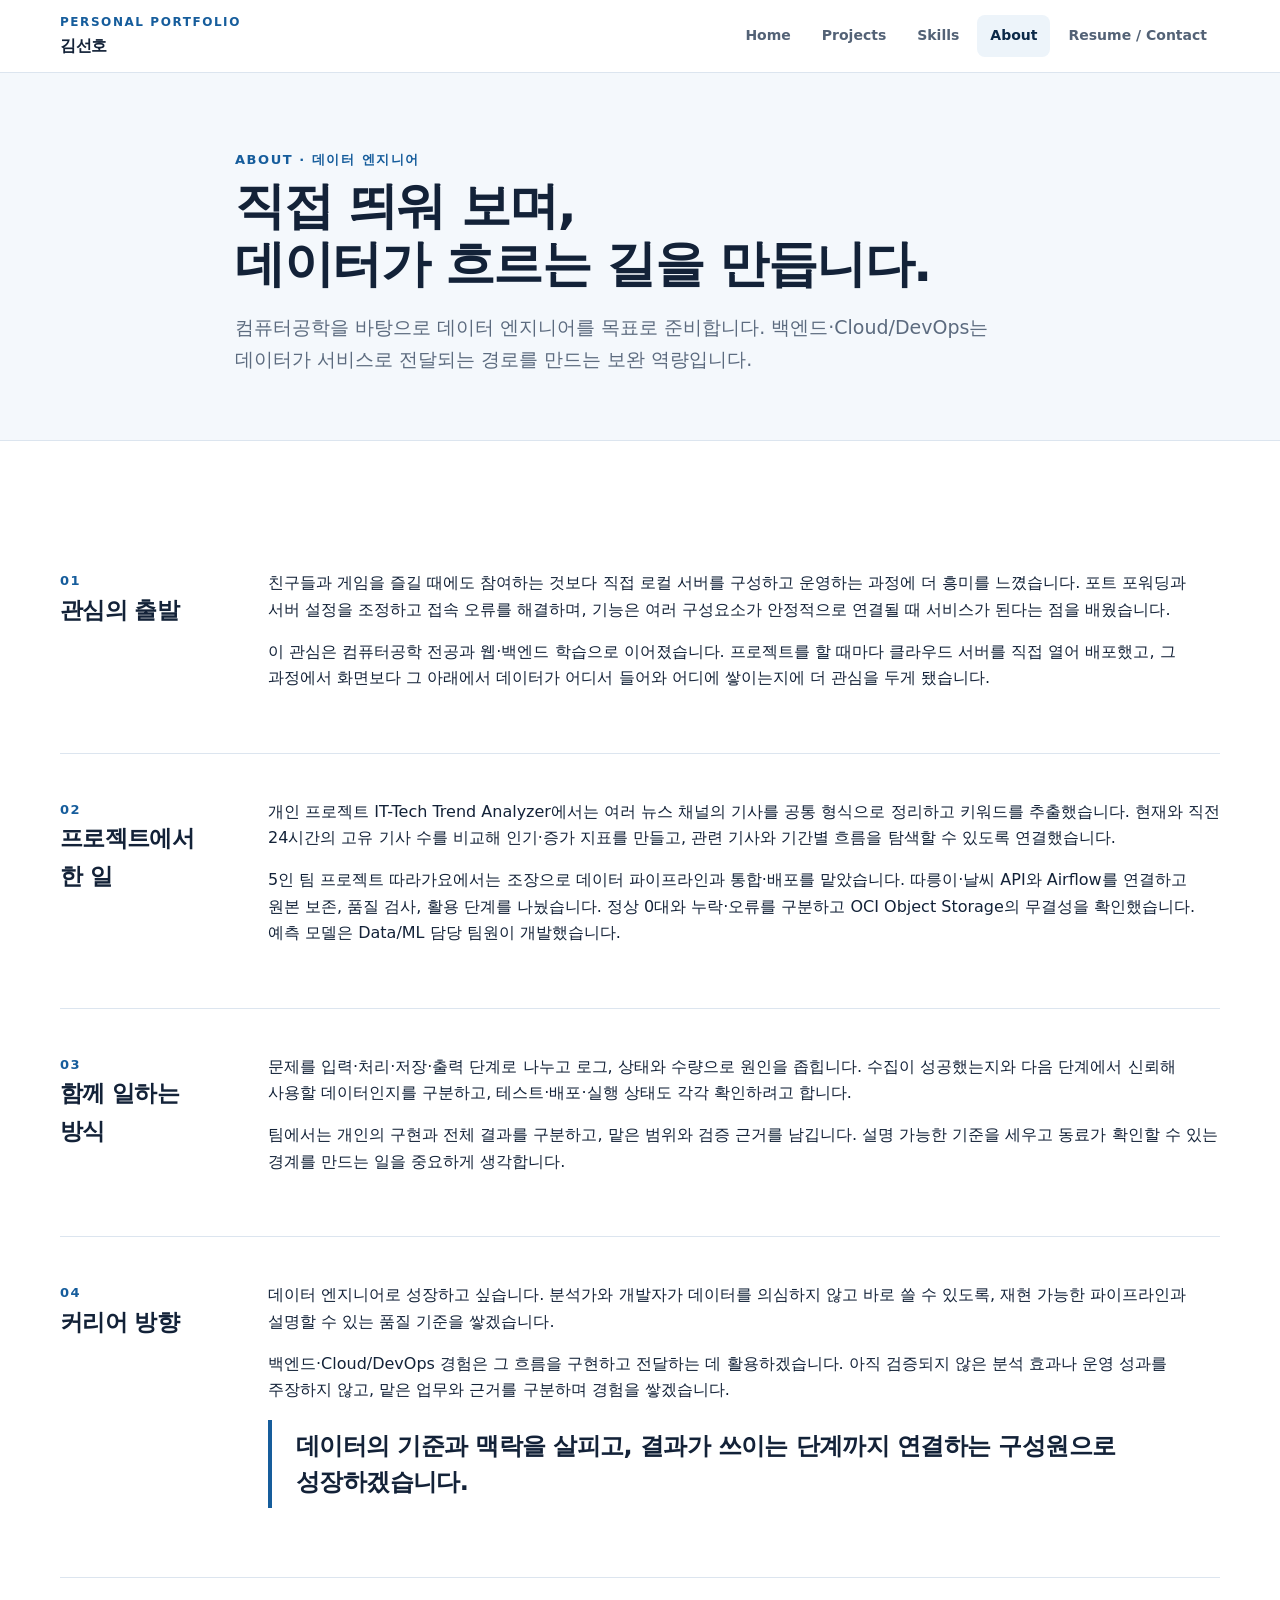
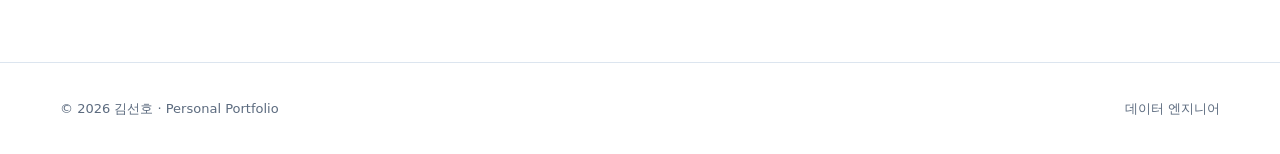
<file: about/index.html>
<!doctype html><html lang="ko"><head><meta charset="utf-8"><meta name="viewport" content="width=device-width,initial-scale=1"><title>About · 김선호 · 데이터 엔지니어</title><meta name="description" content="신입 데이터 엔지니어 김선호의 자기소개"><link rel="icon" type="image/svg+xml" href="/favicon.svg"><link rel="stylesheet" href="/assets/style.css"><link rel="stylesheet" href="/assets/portfolio.css"></head><body><a class="skip" href="#main">본문으로 이동</a><header class="site-header"><nav class="nav wrap" aria-label="주요 메뉴"><a class="brand" href="/"><small>Personal Portfolio</small>김선호</a><button class="menu" aria-label="메뉴 열기" aria-expanded="false" aria-controls="global-menu">Menu</button><div class="nav-links" id="global-menu"><a href="/">Home</a><a href="/portfolio/">Projects</a><a href="/#skills">Skills</a><a class="active" aria-current="page" href="/about/">About</a><a href="/resume/">Resume / Contact</a></div></nav></header><main id="main"><section class="page-hero"><div class="wrap page-title"><div class="eyebrow">About · 데이터 엔지니어</div><h1>직접 띄워 보며,<br>데이터가 흐르는 길을 만듭니다.</h1><p>컴퓨터공학을 바탕으로 데이터 엔지니어를 목표로 준비합니다. 백엔드·Cloud/DevOps는 데이터가 서비스로 전달되는 경로를 만드는 보완 역량입니다.</p></div></section><section class="section"><div class="wrap">
<article class="story"><div><div class="eyebrow">01</div><h2>관심의 출발</h2></div><div><p>친구들과 게임을 즐길 때에도 참여하는 것보다 직접 로컬 서버를 구성하고 운영하는 과정에 더 흥미를 느꼈습니다. 포트 포워딩과 서버 설정을 조정하고 접속 오류를 해결하며, 기능은 여러 구성요소가 안정적으로 연결될 때 서비스가 된다는 점을 배웠습니다.</p><p>이 관심은 컴퓨터공학 전공과 웹·백엔드 학습으로 이어졌습니다. 프로젝트를 할 때마다 클라우드 서버를 직접 열어 배포했고, 그 과정에서 화면보다 그 아래에서 데이터가 어디서 들어와 어디에 쌓이는지에 더 관심을 두게 됐습니다.</p></div></article>
<article class="story"><div><div class="eyebrow">02</div><h2>프로젝트에서 한 일</h2></div><div><p>개인 프로젝트 IT-Tech Trend Analyzer에서는 여러 뉴스 채널의 기사를 공통 형식으로 정리하고 키워드를 추출했습니다. 현재와 직전 24시간의 고유 기사 수를 비교해 인기·증가 지표를 만들고, 관련 기사와 기간별 흐름을 탐색할 수 있도록 연결했습니다.</p><p>5인 팀 프로젝트 따라가요에서는 조장으로 데이터 파이프라인과 통합·배포를 맡았습니다. 따릉이·날씨 API와 Airflow를 연결하고 원본 보존, 품질 검사, 활용 단계를 나눴습니다. 정상 0대와 누락·오류를 구분하고 OCI Object Storage의 무결성을 확인했습니다. 예측 모델은 Data/ML 담당 팀원이 개발했습니다.</p></div></article>
<article class="story"><div><div class="eyebrow">03</div><h2>함께 일하는 방식</h2></div><div><p>문제를 입력·처리·저장·출력 단계로 나누고 로그, 상태와 수량으로 원인을 좁힙니다. 수집이 성공했는지와 다음 단계에서 신뢰해 사용할 데이터인지를 구분하고, 테스트·배포·실행 상태도 각각 확인하려고 합니다.</p><p>팀에서는 개인의 구현과 전체 결과를 구분하고, 맡은 범위와 검증 근거를 남깁니다. 설명 가능한 기준을 세우고 동료가 확인할 수 있는 경계를 만드는 일을 중요하게 생각합니다.</p></div></article>
<article class="story"><div><div class="eyebrow">04</div><h2>커리어 방향</h2></div><div><p>데이터 엔지니어로 성장하고 싶습니다. 분석가와 개발자가 데이터를 의심하지 않고 바로 쓸 수 있도록, 재현 가능한 파이프라인과 설명할 수 있는 품질 기준을 쌓겠습니다.</p><p>백엔드·Cloud/DevOps 경험은 그 흐름을 구현하고 전달하는 데 활용하겠습니다. 아직 검증되지 않은 분석 효과나 운영 성과를 주장하지 않고, 맡은 업무와 근거를 구분하며 경험을 쌓겠습니다.</p><p class="statement">데이터의 기준과 맥락을 살피고, 결과가 쓰이는 단계까지 연결하는 구성원으로 성장하겠습니다.</p></div></article>
</div></section></main><footer class="footer"><div class="wrap"><span>© 2026 김선호 · Personal Portfolio</span><span>데이터 엔지니어</span></div></footer><script src="/assets/site.js"></script></body></html>
</file>
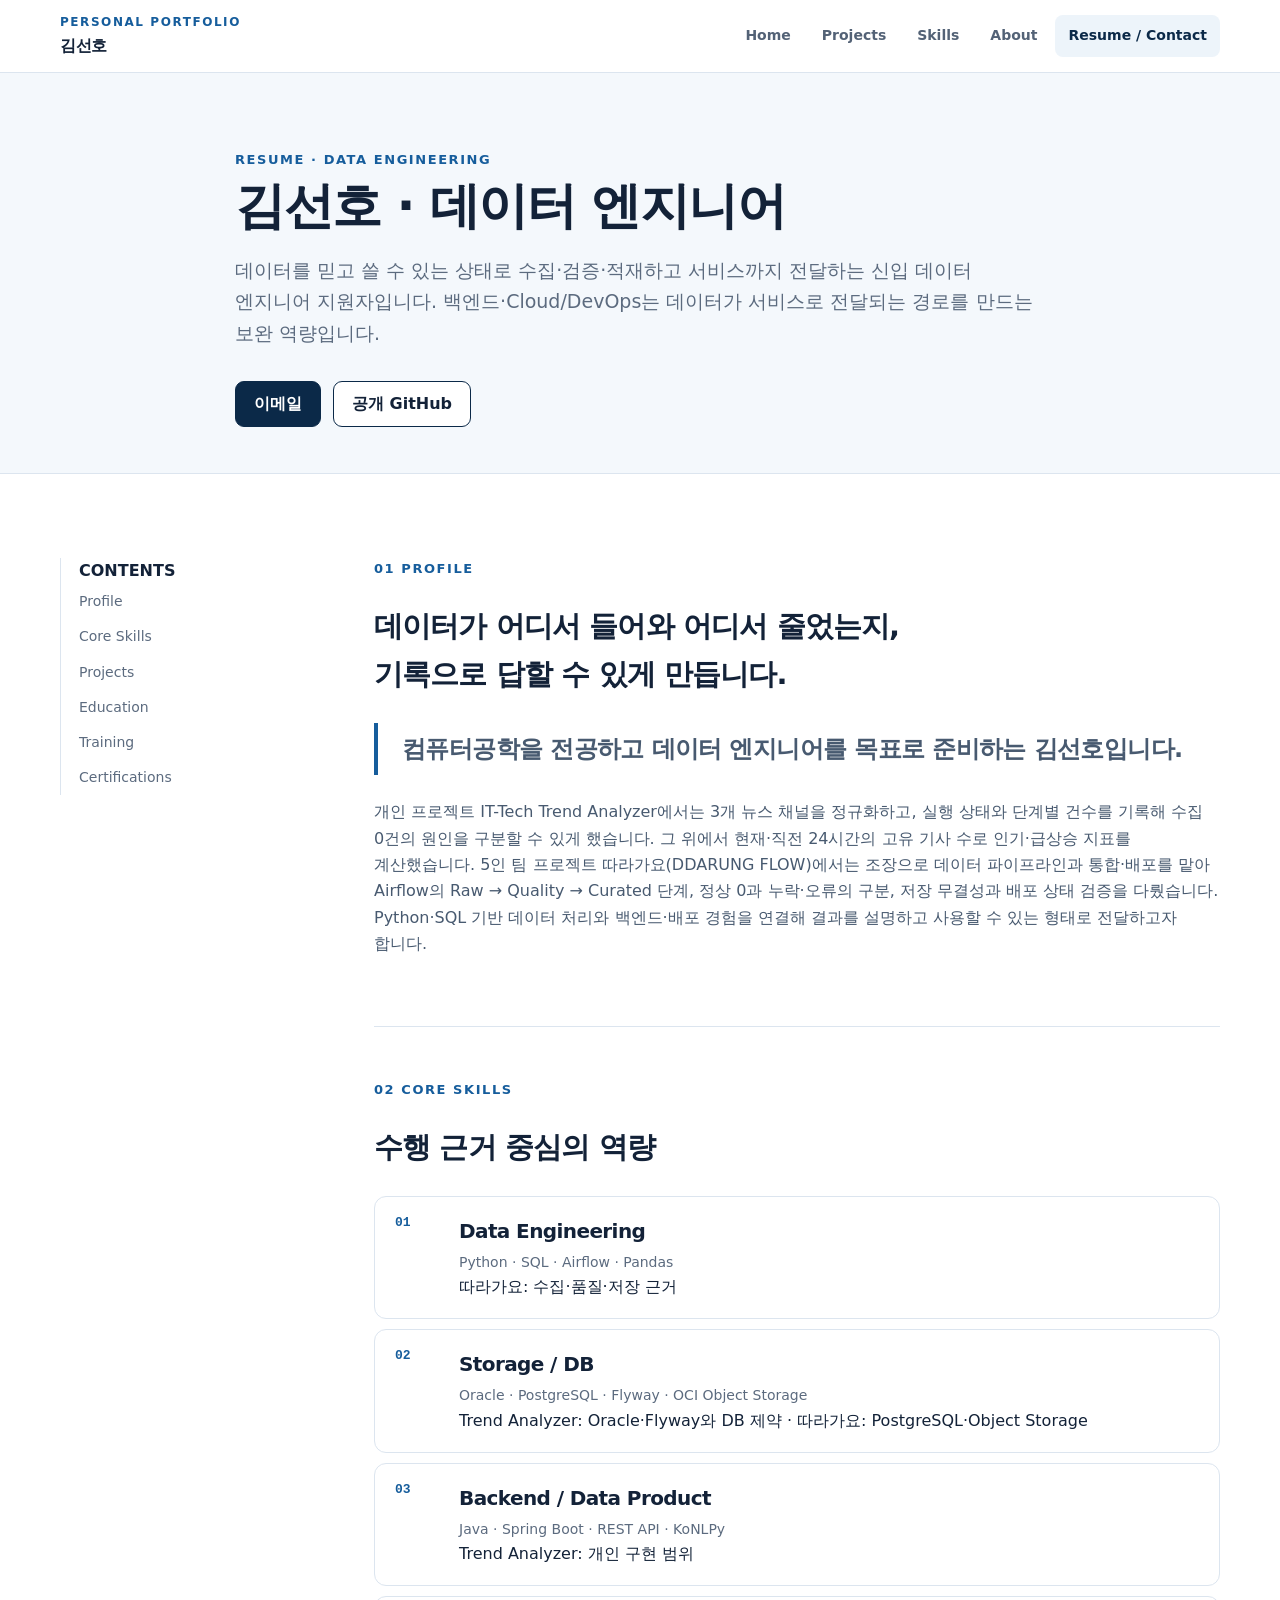
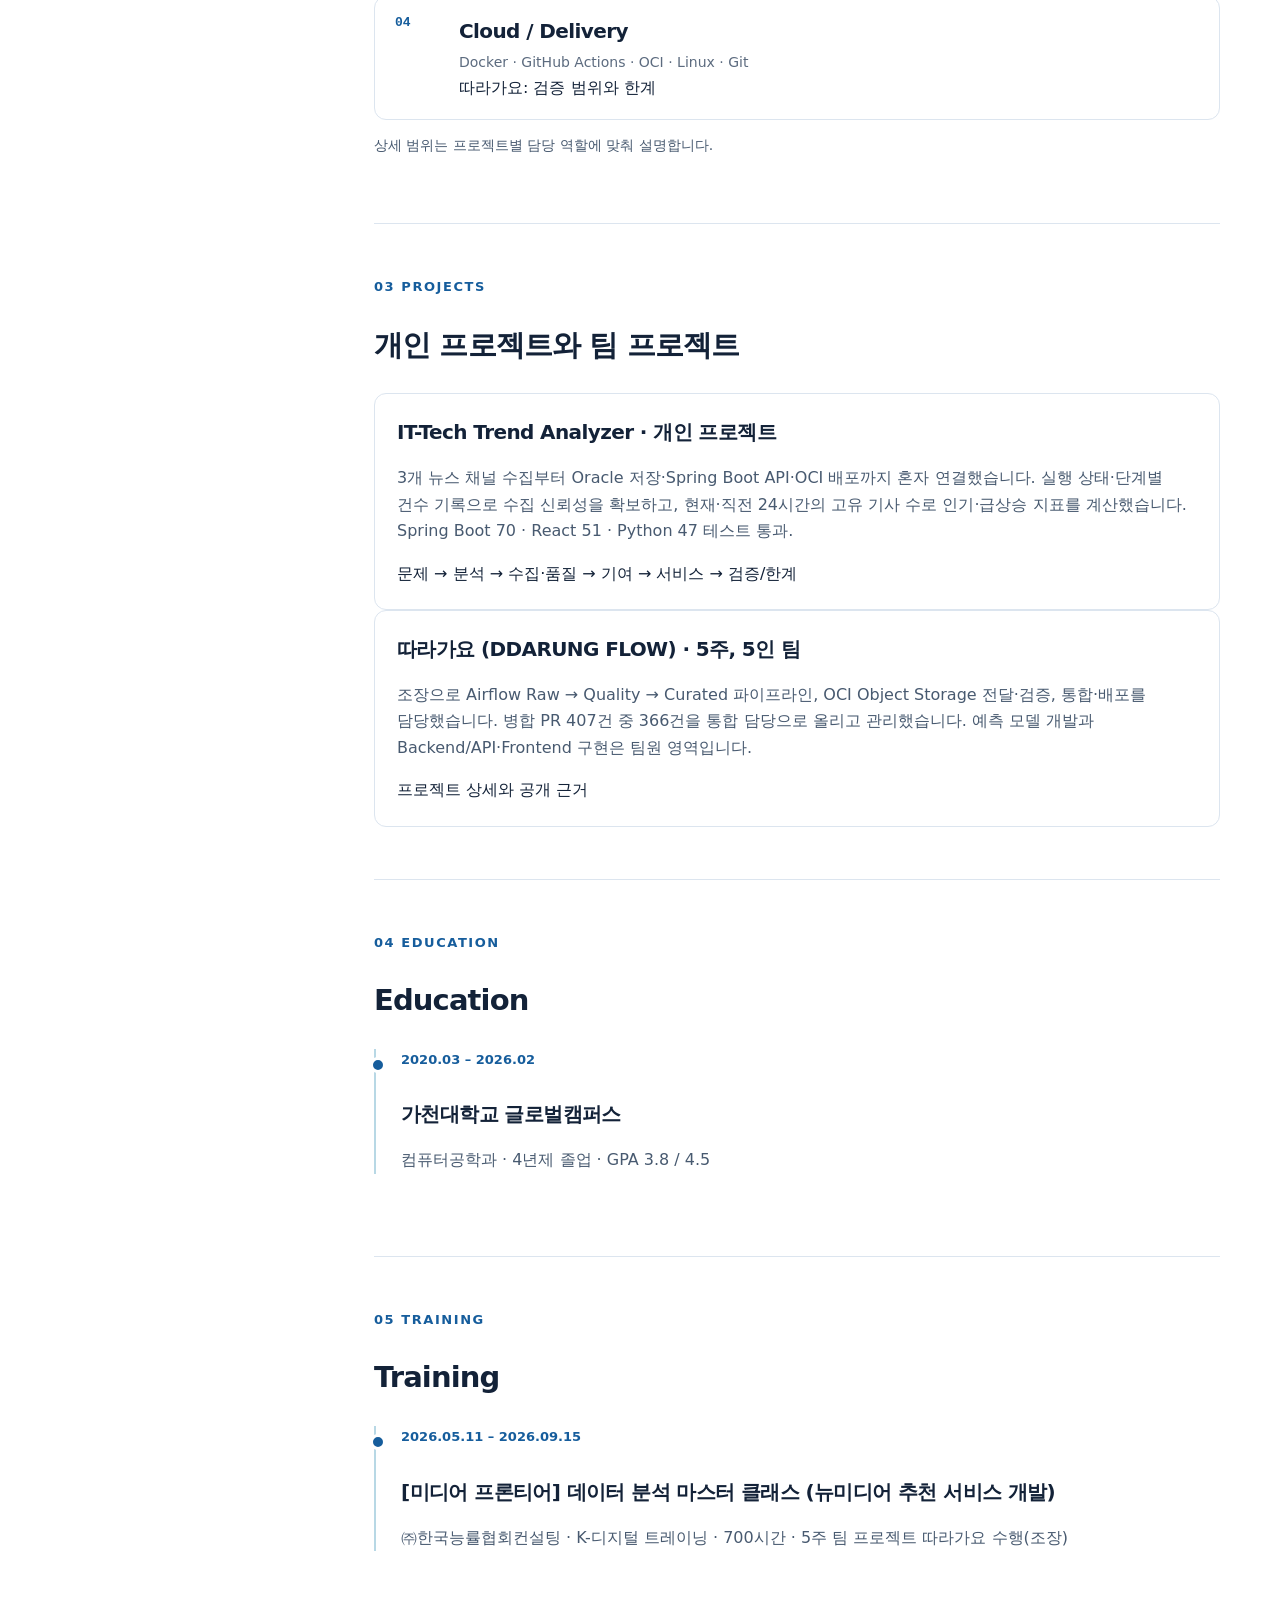
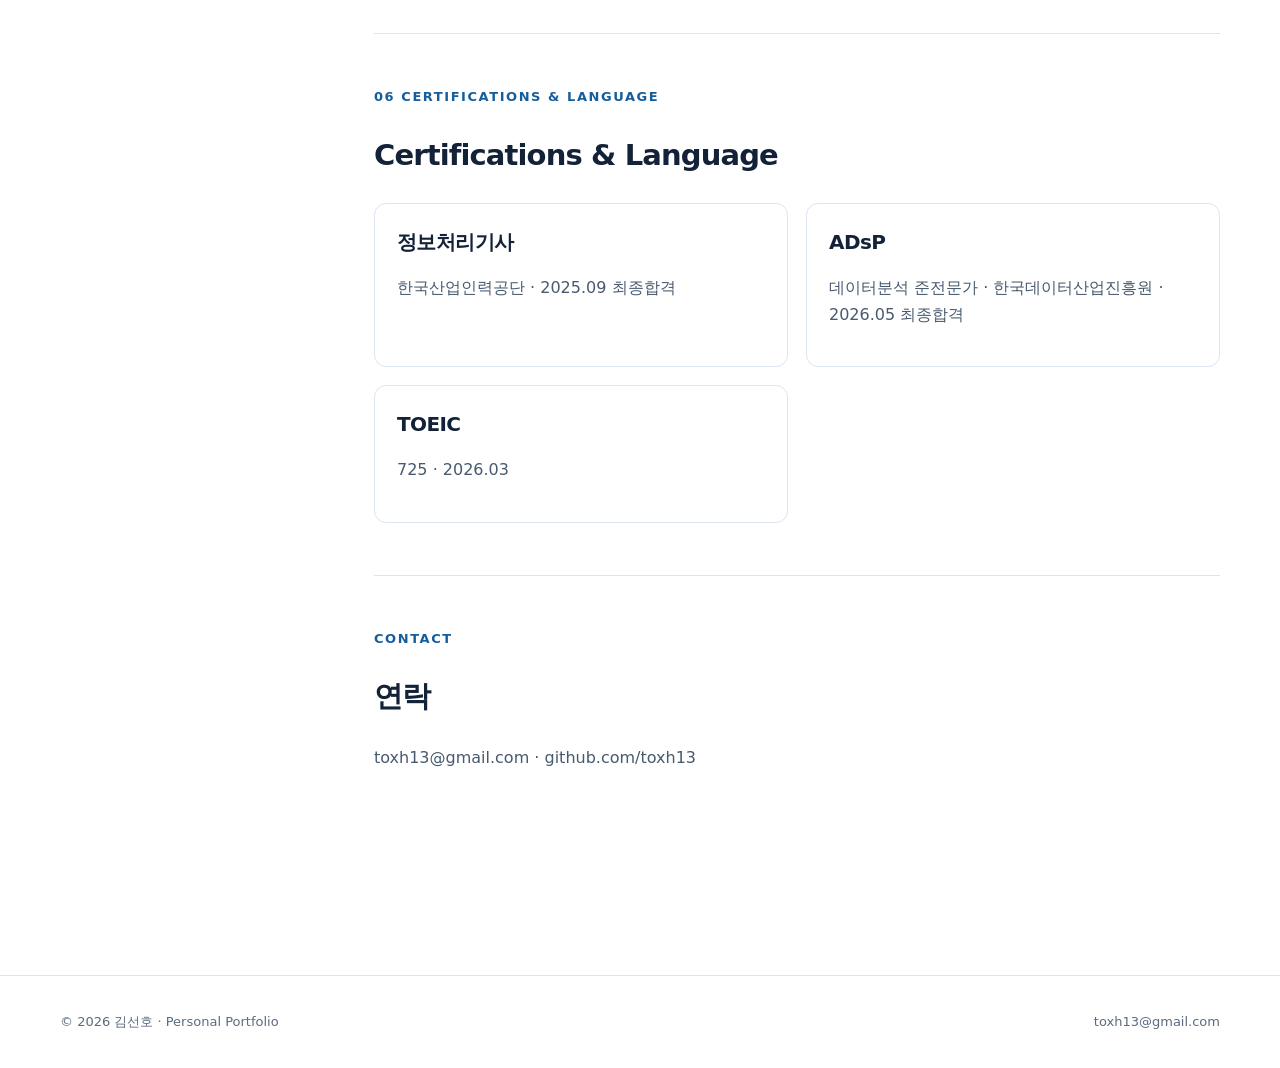
<file: resume/index.html>
<!doctype html><html lang="ko"><head><meta charset="utf-8"><meta name="viewport" content="width=device-width,initial-scale=1"><title>Resume · 김선호 · 데이터 엔지니어</title><meta name="description" content="신입 데이터 엔지니어 김선호의 이력서"><link rel="icon" type="image/svg+xml" href="/favicon.svg"><link rel="stylesheet" href="/assets/style.css"><link rel="stylesheet" href="/assets/portfolio.css"></head><body><a class="skip" href="#main">본문으로 이동</a><header class="site-header"><nav class="nav wrap" aria-label="주요 메뉴"><a class="brand" href="/"><small>Personal Portfolio</small>김선호</a><button class="menu" aria-label="메뉴 열기" aria-expanded="false" aria-controls="global-menu">Menu</button><div class="nav-links" id="global-menu"><a href="/">Home</a><a href="/portfolio/">Projects</a><a href="/#skills">Skills</a><a href="/about/">About</a><a class="active" aria-current="page" href="/resume/">Resume / Contact</a></div></nav></header><main id="main">
<section class="page-hero"><div class="wrap page-title"><div class="eyebrow">Resume · DATA ENGINEERING</div><h1>김선호 · 데이터 엔지니어</h1><p>데이터를 믿고 쓸 수 있는 상태로 수집·검증·적재하고 서비스까지 전달하는 신입 데이터 엔지니어 지원자입니다. 백엔드·Cloud/DevOps는 데이터가 서비스로 전달되는 경로를 만드는 보완 역량입니다.</p><div class="actions"><a class="button primary" href="mailto:toxh13@gmail.com">이메일</a><a class="button secondary" href="https://github.com/toxh13" target="_blank" rel="noreferrer">공개 GitHub</a></div></div></section>
<section class="section"><div class="wrap resume-layout"><aside class="side-index"><strong>CONTENTS</strong><a href="#profile">Profile</a><a href="#skills">Core Skills</a><a href="#projects">Projects</a><a href="#education">Education</a><a href="#training">Training</a><a href="#certs">Certifications</a></aside><div>
<section class="content-section" id="profile"><div class="eyebrow">01 Profile</div><h2>데이터가 어디서 들어와 어디서 줄었는지, 기록으로 답할 수 있게 만듭니다.</h2><p class="statement">컴퓨터공학을 전공하고 데이터 엔지니어를 목표로 준비하는 김선호입니다.</p><p>개인 프로젝트 IT-Tech Trend Analyzer에서는 3개 뉴스 채널을 정규화하고, 실행 상태와 단계별 건수를 기록해 수집 0건의 원인을 구분할 수 있게 했습니다. 그 위에서 현재·직전 24시간의 고유 기사 수로 인기·급상승 지표를 계산했습니다. 5인 팀 프로젝트 따라가요(DDARUNG FLOW)에서는 조장으로 데이터 파이프라인과 통합·배포를 맡아 Airflow의 Raw → Quality → Curated 단계, 정상 0과 누락·오류의 구분, 저장 무결성과 배포 상태 검증을 다뤘습니다. Python·SQL 기반 데이터 처리와 백엔드·배포 경험을 연결해 결과를 설명하고 사용할 수 있는 형태로 전달하고자 합니다.</p></section>
<section class="content-section" id="skills"><div class="eyebrow">02 Core Skills</div><h2>수행 근거 중심의 역량</h2><div class="skill-stack"><article class="skill-row"><b>01</b><div><h3>Data Engineering</h3><p>Python · SQL · Airflow · Pandas</p><a href="/portfolio/ddarung-flow/#collection">따라가요: 수집·품질·저장 근거</a></div></article><article class="skill-row"><b>02</b><div><h3>Storage / DB</h3><p>Oracle · PostgreSQL · Flyway · OCI Object Storage</p><a href="/portfolio/trend-analyzer/#collection">Trend Analyzer: Oracle·Flyway와 DB 제약</a> · <a href="/portfolio/ddarung-flow/#collection">따라가요: PostgreSQL·Object Storage</a></div></article><article class="skill-row"><b>03</b><div><h3>Backend / Data Product</h3><p>Java · Spring Boot · REST API · KoNLPy</p><a href="/portfolio/trend-analyzer/#role">Trend Analyzer: 개인 구현 범위</a></div></article><article class="skill-row"><b>04</b><div><h3>Cloud / Delivery</h3><p>Docker · GitHub Actions · OCI · Linux · Git</p><a href="/portfolio/ddarung-flow/#verification">따라가요: 검증 범위와 한계</a></div></article></div><p class="source-note">상세 범위는 프로젝트별 담당 역할에 맞춰 설명합니다.</p></section>
<section class="content-section" id="projects"><div class="eyebrow">03 Projects</div><h2>개인 프로젝트와 팀 프로젝트</h2><article class="info-card"><h3>IT-Tech Trend Analyzer · 개인 프로젝트</h3><p>3개 뉴스 채널 수집부터 Oracle 저장·Spring Boot API·OCI 배포까지 혼자 연결했습니다. 실행 상태·단계별 건수 기록으로 수집 신뢰성을 확보하고, 현재·직전 24시간의 고유 기사 수로 인기·급상승 지표를 계산했습니다. Spring Boot 70 · React 51 · Python 47 테스트 통과.</p><a href="/portfolio/trend-analyzer/">문제 → 분석 → 수집·품질 → 기여 → 서비스 → 검증/한계</a></article><article class="info-card"><h3>따라가요 (DDARUNG FLOW) · 5주, 5인 팀</h3><p>조장으로 Airflow Raw → Quality → Curated 파이프라인, OCI Object Storage 전달·검증, 통합·배포를 담당했습니다. 병합 PR 407건 중 366건을 통합 담당으로 올리고 관리했습니다. 예측 모델 개발과 Backend/API·Frontend 구현은 팀원 영역입니다.</p><a href="/portfolio/ddarung-flow/">프로젝트 상세와 공개 근거</a></article></section>
<section class="content-section" id="education"><div class="eyebrow">04 Education</div><h2>Education</h2><div class="timeline"><div class="timeline-item"><div class="date">2020.03 – 2026.02</div><h3>가천대학교 글로벌캠퍼스</h3><p>컴퓨터공학과 · 4년제 졸업 · GPA 3.8 / 4.5</p></div></div></section><section class="content-section" id="training"><div class="eyebrow">05 Training</div><h2>Training</h2><div class="timeline"><div class="timeline-item"><div class="date">2026.05.11 – 2026.09.15</div><h3>[미디어 프론티어] 데이터 분석 마스터 클래스 (뉴미디어 추천 서비스 개발)</h3><p>㈜한국능률협회컨설팅 · K-디지털 트레이닝 · 700시간 · 5주 팀 프로젝트 따라가요 수행(조장)</p></div></div></section><section class="content-section" id="certs"><div class="eyebrow">06 Certifications &amp; Language</div><h2>Certifications &amp; Language</h2><div class="two-col"><div class="info-card"><h3>정보처리기사</h3><p>한국산업인력공단 · 2025.09 최종합격</p></div><div class="info-card"><h3>ADsP</h3><p>데이터분석 준전문가 · 한국데이터산업진흥원 · 2026.05 최종합격</p></div><div class="info-card"><h3>TOEIC</h3><p>725 · 2026.03</p></div></div></section><section class="content-section"><div class="eyebrow">Contact</div><h2>연락</h2><p><a href="mailto:toxh13@gmail.com">toxh13@gmail.com</a> · <a href="https://github.com/toxh13" target="_blank" rel="noreferrer">github.com/toxh13</a></p></section>
</div></div></section></main><footer class="footer"><div class="wrap"><span>© 2026 김선호 · Personal Portfolio</span><a href="mailto:toxh13@gmail.com">toxh13@gmail.com</a></div></footer><script src="/assets/site.js"></script></body></html>
</file>
<file: assets/style.css>
:root{--ink:#132238;--muted:#5c6b7f;--line:#dce5ef;--paper:#fff;--wash:#f4f8fc;--blue:#165d9c;--blue2:#0d7c87;--navy:#0b2948;--mint:#dff4f2;--shadow:0 18px 48px rgba(22,58,92,.10)}
*{box-sizing:border-box}html{scroll-behavior:smooth}body{margin:0;color:var(--ink);background:var(--paper);font-family:Pretendard,"Noto Sans KR",Inter,system-ui,-apple-system,sans-serif;line-height:1.65}a{color:inherit;text-decoration:none}img{display:block;max-width:100%}.wrap{width:min(1160px,calc(100% - 48px));margin:auto}.site-header{position:sticky;top:0;z-index:20;background:rgba(255,255,255,.94);border-bottom:1px solid var(--line);backdrop-filter:blur(12px)}.nav{height:72px;display:flex;align-items:center;justify-content:space-between;gap:28px}.brand{font-weight:800;letter-spacing:-.03em}.brand small{display:block;color:var(--blue);font-size:11px;letter-spacing:.13em;text-transform:uppercase}.nav-links{display:flex;align-items:center;gap:5px}.nav-links a{padding:9px 13px;border-radius:8px;color:#536276;font-size:14px;font-weight:650}.nav-links a:hover,.nav-links a.active{color:var(--navy);background:#edf4fa}.menu{display:none;border:1px solid var(--line);background:#fff;padding:8px 11px;border-radius:8px}.eyebrow{color:var(--blue);font-size:13px;font-weight:800;letter-spacing:.12em;text-transform:uppercase}.hero{padding:92px 0 64px;background:linear-gradient(180deg,#f7fbff 0%,#fff 78%)}.hero-grid{display:grid;grid-template-columns:minmax(0,1.35fr) minmax(320px,.65fr);gap:68px;align-items:center}.hero h1{font-size:clamp(42px,5.6vw,72px);line-height:1.13;letter-spacing:-.055em;margin:15px 0 24px}.hero h1 span{color:var(--blue)}.lead{font-size:20px;color:#465970;max-width:710px}.actions{display:flex;gap:12px;flex-wrap:wrap;margin-top:32px}.button{display:inline-flex;align-items:center;justify-content:center;gap:8px;min-height:46px;padding:0 18px;border-radius:9px;font-weight:750;border:1px solid var(--navy);transition:.18s}.button.primary{background:var(--navy);color:#fff}.button.secondary{background:#fff}.button:hover{transform:translateY(-1px);box-shadow:0 7px 18px rgba(13,44,74,.12)}.profile-card{background:var(--navy);color:#fff;padding:32px;border-radius:18px;box-shadow:var(--shadow);position:relative;overflow:hidden}.profile-card:after{content:"";position:absolute;right:-30px;bottom:-45px;width:155px;height:155px;border:25px solid rgba(109,222,211,.14);border-radius:50%}.profile-card h2{font-size:25px;margin:8px 0 22px}.fact{display:grid;grid-template-columns:75px 1fr;gap:12px;padding:13px 0;border-top:1px solid rgba(255,255,255,.15);font-size:14px}.fact span:first-child{color:#9ec9da}.section{padding:84px 0}.section.alt{background:var(--wash)}.section-title{display:flex;justify-content:space-between;align-items:end;gap:32px;margin-bottom:34px}.section-title h2,.page-title h1{font-size:clamp(32px,4.1vw,50px);letter-spacing:-.045em;line-height:1.15;margin:8px 0}.section-title p{max-width:540px;color:var(--muted);margin:0}.facts-grid{display:grid;grid-template-columns:repeat(4,1fr);gap:16px}.metric{border-top:3px solid var(--blue);padding:22px;background:#fff;border-left:1px solid var(--line);border-right:1px solid var(--line);border-bottom:1px solid var(--line)}.metric strong{display:block;font-size:26px;letter-spacing:-.04em}.metric span{color:var(--muted);font-size:14px}.skills{display:grid;grid-template-columns:repeat(3,1fr);gap:18px}.skill{padding:25px;border:1px solid var(--line);border-radius:14px;background:#fff}.skill .num{font-family:ui-monospace,monospace;color:var(--blue);font-size:13px}.skill h3{margin:9px 0 7px}.skill p{margin:0;color:var(--muted);font-size:15px}.projects{display:grid;grid-template-columns:1fr 1fr;gap:24px}.project-card{border:1px solid var(--line);border-radius:18px;overflow:hidden;background:#fff;box-shadow:0 8px 28px rgba(18,55,89,.07)}.project-visual{aspect-ratio:16/9;background:#e8f0f7;overflow:hidden}.project-visual img{width:100%;height:100%;object-fit:cover;object-position:top}.project-body{padding:28px}.tag-row{display:flex;flex-wrap:wrap;gap:7px;margin:16px 0}.tag{font-size:12px;font-weight:750;color:#285070;background:#edf5fb;padding:5px 9px;border-radius:5px}.project-body h3{font-size:25px;letter-spacing:-.03em;margin:7px 0}.project-body p{color:var(--muted)}.meta{font-size:13px;color:var(--blue);font-weight:750}.link-arrow{display:inline-block;margin-top:8px;font-weight:800;color:var(--blue)}.cta{background:var(--navy);color:#fff;border-radius:22px;padding:50px;display:flex;align-items:center;justify-content:space-between;gap:30px}.cta h2{font-size:34px;margin:0 0 8px;letter-spacing:-.04em}.cta p{color:#b9ccdc;margin:0}.page-hero{padding:76px 0 46px;background:var(--wash);border-bottom:1px solid var(--line)}.page-title{max-width:810px}.page-title p{font-size:19px;color:var(--muted)}.resume-layout{display:grid;grid-template-columns:250px 1fr;gap:64px}.side-index{position:sticky;top:100px;align-self:start;border-left:1px solid var(--line);padding-left:18px}.side-index a{display:block;color:var(--muted);font-size:14px;padding:6px 0}.content-section{padding:0 0 52px;margin-bottom:52px;border-bottom:1px solid var(--line)}.content-section:last-child{border:0}.content-section h2{font-size:29px;letter-spacing:-.035em}.content-section h3{font-size:20px;margin:28px 0 8px}.content-section p{color:#485a70}.two-col{display:grid;grid-template-columns:1fr 1fr;gap:18px}.info-card{border:1px solid var(--line);padding:22px;border-radius:12px}.info-card h3{margin:0 0 9px}.timeline{border-left:2px solid #b8d8e5;padding-left:25px}.timeline-item{position:relative;margin-bottom:30px}.timeline-item:before{content:"";position:absolute;left:-31px;top:8px;width:10px;height:10px;background:var(--blue);border-radius:50%;border:3px solid #fff}.timeline-item .date{color:var(--blue);font-size:13px;font-weight:800}.bullets{padding-left:19px}.bullets li{margin:7px 0;color:#46596f}.statement{font-size:24px;line-height:1.5;font-weight:650;letter-spacing:-.025em;border-left:4px solid var(--blue);padding:8px 0 8px 24px}.story{display:grid;grid-template-columns:170px 1fr;gap:38px;padding:45px 0;border-bottom:1px solid var(--line)}.story h2{margin:0;font-size:23px}.story p{margin-top:0}.case-head{padding:72px 0 48px;background:#0c2d4e;color:#fff}.case-head .eyebrow{color:#71d1d0}.case-head h1{font-size:clamp(40px,5vw,62px);line-height:1.1;letter-spacing:-.045em;margin:12px 0}.case-head p{font-size:19px;color:#c6d8e6;max-width:820px}.case-nav{border-bottom:1px solid var(--line);position:sticky;top:72px;background:#fff;z-index:10;overflow:auto}.case-nav .wrap{display:flex;gap:4px}.case-nav a{white-space:nowrap;padding:15px 12px;font-size:13px;font-weight:750;color:var(--muted)}.case-section{padding:68px 0;border-bottom:1px solid var(--line)}.case-grid{display:grid;grid-template-columns:260px 1fr;gap:64px}.case-grid h2{font-size:29px;margin:0;letter-spacing:-.035em}.case-copy h3{margin-top:0}.case-copy p{color:#45586e}.image-frame{border:1px solid var(--line);border-radius:14px;overflow:hidden;background:#eef4f8;margin:28px 0;box-shadow:var(--shadow)}.image-frame img{width:100%}.image-frame figcaption{background:#fff;padding:12px 16px;color:var(--muted);font-size:13px}.flow{display:grid;grid-template-columns:repeat(5,1fr);gap:10px;margin:25px 0}.flow span{padding:13px 10px;text-align:center;background:#edf5fa;border:1px solid #cfe0eb;font-size:13px;font-weight:750;position:relative}.result-grid{display:grid;grid-template-columns:repeat(3,1fr);gap:16px}.result{background:var(--mint);padding:22px;border-radius:12px}.result strong{font-size:22px;display:block}.notice{background:#eef6fb;border-left:4px solid var(--blue);padding:18px 20px;margin:22px 0}.warning{background:#fff7e8;border-left-color:#c68116}.footer{padding:35px 0;border-top:1px solid var(--line);color:var(--muted);font-size:13px}.footer .wrap{display:flex;justify-content:space-between;gap:20px}.skip{position:absolute;left:-9999px}.skip:focus{left:12px;top:12px;background:#fff;padding:10px;z-index:99}
@media(max-width:850px){.wrap{width:min(100% - 30px,700px)}.nav{height:64px}.menu{display:block}.nav-links{display:none;position:absolute;top:64px;left:0;right:0;background:#fff;border-bottom:1px solid var(--line);padding:12px 15px}.nav-links.open{display:grid}.hero{padding:60px 0 42px}.hero-grid,.resume-layout,.case-grid,.story{grid-template-columns:1fr;gap:28px}.side-index{display:none}.facts-grid{grid-template-columns:1fr 1fr}.skills,.projects,.result-grid,.two-col{grid-template-columns:1fr}.flow{grid-template-columns:1fr 1fr}.section{padding:62px 0}.section-title,.cta,.footer .wrap{align-items:flex-start;flex-direction:column}.cta{padding:32px}.case-nav{top:64px}}
@media(max-width:480px){.hero h1{font-size:39px}.lead{font-size:17px}.facts-grid{grid-template-columns:1fr}.profile-card{padding:25px}.page-hero{padding:52px 0 32px}.case-head{padding:52px 0 38px}.case-section{padding:50px 0}.flow{grid-template-columns:1fr}.section-title h2,.page-title h1{font-size:34px}}

.proof-strip{background:#fff;border:1px solid var(--line);border-radius:16px;padding:24px 26px;box-shadow:0 10px 28px rgba(18,55,89,.06)}
.proof-strip-head{display:flex;align-items:end;justify-content:space-between;gap:24px;margin-bottom:19px}
.proof-strip-head h3{font-size:22px;letter-spacing:-.03em;margin:3px 0 0}.proof-strip-head p{max-width:510px;margin:0;color:var(--muted);font-size:14px}
.delivery-flow{display:flex;align-items:stretch;gap:8px}.delivery-step{flex:1;min-width:0;display:flex;align-items:center;justify-content:center;text-align:center;background:#edf5fa;border:1px solid #cfe0eb;border-radius:8px;padding:13px 8px;font-size:13px;font-weight:800;color:#254a67}.delivery-arrow{align-self:center;color:#4e7899;font-weight:900}
.proof-grid{display:grid;grid-template-columns:1fr 1fr;gap:16px;margin-top:20px}.proof-cell{border:1px solid var(--line);border-radius:11px;padding:18px;background:#fff}.proof-cell strong{display:block;margin-bottom:5px}.proof-cell p{margin:0;color:var(--muted);font-size:14px}
.capability-list{display:grid;gap:9px;margin:18px 0}.capability-row{display:grid;grid-template-columns:145px 1fr;gap:15px;border-top:1px solid var(--line);padding-top:11px;font-size:14px}.capability-row strong{color:var(--navy)}.capability-row span{color:var(--muted)}
.state-ladder{display:grid;grid-template-columns:repeat(4,1fr);gap:8px;margin-top:20px}.state-ladder span{background:#f4f8fc;border:1px solid var(--line);border-top:3px solid var(--blue2);border-radius:7px;padding:13px 9px;text-align:center;font-size:13px;font-weight:800}
@media(max-width:850px){.proof-strip-head{align-items:flex-start;flex-direction:column}.delivery-flow{display:grid;grid-template-columns:1fr}.delivery-arrow{transform:rotate(90deg);justify-self:center;height:12px;line-height:12px}.proof-grid,.state-ladder{grid-template-columns:1fr 1fr}.capability-row{grid-template-columns:1fr;gap:3px}}
@media(max-width:480px){.proof-grid,.state-ladder{grid-template-columns:1fr}.proof-strip{padding:20px}}
.secondary-label{display:inline-flex;margin-top:10px;padding:7px 11px;border-radius:999px;background:#edf5fb;color:#41627d;font-size:12px;font-weight:750;letter-spacing:.02em}.facts-grid.six,.skills.six{grid-template-columns:repeat(3,1fr)}.skills.four{grid-template-columns:repeat(4,1fr)}.skill.secondary,.skill-row.secondary{background:#f8fafc}.skill-stack{display:grid;gap:10px}.skill-row{display:grid;grid-template-columns:46px 1fr;gap:18px;align-items:start;border:1px solid var(--line);border-radius:12px;padding:18px 20px}.skill-row b{color:var(--blue);font:700 13px ui-monospace,monospace}.skill-row h3{margin:0 0 3px}.skill-row p{margin:0;color:var(--muted);font-size:14px}.section.compact{padding:42px 0}.pipeline-map{display:grid;grid-template-columns:repeat(7,1fr);gap:8px;margin-top:18px}.pipeline-map span{position:relative;padding:14px 9px;border:1px solid #cfe0eb;background:#fff;color:#254a67;text-align:center;font-size:12px;font-weight:800;border-radius:8px}.pipeline-map span:not(:last-child):after{content:"→";position:absolute;right:-9px;color:#4e7899;z-index:2}.compact-map{grid-template-columns:repeat(5,1fr);margin:24px 0}.priority-list{counter-reset:item;display:grid;grid-template-columns:1fr 1fr;gap:10px;margin:0;padding:0;list-style:none}.priority-list li{counter-increment:item;border:1px solid var(--line);border-radius:9px;padding:13px 14px;background:#fff;font-weight:700}.priority-list li:before{content:counter(item,decimal-leading-zero);color:var(--blue);font:700 12px ui-monospace,monospace;margin-right:10px}.engineering-summary{background:var(--wash)}.db-flow{max-width:620px}.document-grid{display:grid;grid-template-columns:repeat(4,1fr);gap:14px}.document-card{display:flex;flex-direction:column;min-height:150px;padding:22px;border:1px solid var(--line);border-radius:14px;background:#fff;transition:.18s}.document-card:hover{transform:translateY(-2px);box-shadow:0 10px 24px rgba(18,55,89,.08);border-color:#b9cfdf}.document-card span{color:var(--blue);font:700 12px ui-monospace,monospace}.document-card strong{font-size:20px;margin:18px 0 4px}.document-card small{color:var(--muted);font-size:13px}
@media(max-width:850px){.facts-grid.six,.skills.six,.skills.four,.document-grid{grid-template-columns:1fr 1fr}.pipeline-map,.compact-map{grid-template-columns:1fr 1fr}.pipeline-map span:not(:last-child):after{display:none}.priority-list{grid-template-columns:1fr}}
@media(max-width:480px){.facts-grid.six,.skills.six,.skills.four,.document-grid,.pipeline-map,.compact-map{grid-template-columns:1fr}.skill-row{grid-template-columns:36px 1fr;padding:16px}.secondary-label{border-radius:8px}}
.capability-chips{display:flex;flex-wrap:wrap;gap:8px;margin-top:20px}.capability-chips span{padding:8px 12px;border:1px solid #c7dbe9;border-radius:999px;background:#fff;color:#285070;font-size:13px;font-weight:800}.pipeline-map.six-map{grid-template-columns:repeat(6,1fr)}
.skill{min-width:0}.skill p{overflow-wrap:anywhere}
@media(max-width:850px){.pipeline-map.six-map{grid-template-columns:repeat(2,1fr)}}
@media(max-width:480px){.capability-chips{display:grid;grid-template-columns:1fr 1fr}.capability-chips span{text-align:center;border-radius:8px}.pipeline-map.six-map{grid-template-columns:1fr}}
</file>
<file: assets/portfolio.css>
/* Portfolio refinement: incumbent navy / blue, open reading surfaces. */
:root{--focus:#167c91}
html{scroll-padding-top:150px;scrollbar-color:#87a5bd var(--wash)}
::selection{background:#c5e5f3;color:var(--navy)}
a:focus-visible,button:focus-visible,summary:focus-visible{outline:3px solid var(--focus);outline-offset:4px}
h1,h2,h3{word-break:keep-all;overflow-wrap:break-word;text-wrap:balance;letter-spacing:-.03em!important}
p,li{word-break:keep-all;overflow-wrap:break-word}
.brand small{font-size:12px}
.portfolio-hero{padding-top:68px;padding-bottom:54px}
.portfolio-hero{background:var(--wash)}
.portfolio-hero h1{font-size:clamp(38px,4.6vw,64px);line-height:1.23;margin-top:0}
.portfolio-hero .hero-grid{grid-template-columns:minmax(0,1.4fr) minmax(280px,.7fr);gap:60px}
.portfolio-hero .lead{max-width:36em;font-size:19px}
.profile-card{box-shadow:none;border-radius:16px}
.profile-card:after{display:none}
.connection-story{list-style:none;margin:0;padding:0}
.connection-story li{padding:16px 0;border-top:1px solid #42617b}
.connection-story strong,.connection-story span{display:block}
.connection-story span{font-size:15px;color:#c9dce9;margin-top:4px}
.project-card{box-shadow:none;border-radius:16px;display:flex;flex-direction:column}
.project-visual{display:block}.project-body{display:flex;flex-direction:column;flex:1}
.project-kind{font-size:13px;font-weight:750;color:var(--blue)!important;letter-spacing:.02em}
.feature-case{display:grid;grid-template-columns:minmax(0,1.12fr) minmax(300px,.88fr);gap:52px;align-items:start}
.feature-case.reverse{grid-template-columns:minmax(300px,.88fr) minmax(0,1.12fr)}
.feature-case h3{font-size:28px;line-height:1.35;margin:10px 0 14px}
.feature-case p{font-size:17px;color:#45586e}
.feature-case .image-frame{margin:0}
.feature-case .image-frame img{aspect-ratio:16/10;object-fit:cover;object-position:top}
.metric-formula{margin:22px 0;border-top:1px solid var(--line)}
.metric-formula p{display:grid;grid-template-columns:90px 1fr;gap:15px;align-items:baseline;border-bottom:1px solid var(--line);padding:12px 0;margin:0;font-size:15px}
.metric-formula strong{color:var(--navy)}
.metric-formula code{font-size:14px;color:#254a67;overflow-wrap:anywhere}
.flow-projects{display:grid;grid-template-columns:1fr 1fr;gap:30px}
.flow-projects article{border-top:2px solid var(--navy);padding-top:18px}
.flow-projects h3{font-size:22px;margin:0 0 14px}
.flow-projects a{color:var(--blue);font-weight:750;text-decoration:underline;text-underline-offset:4px}
.feature-case .source-note{font-size:14px!important}
.project-meta{font-size:15px}.project-body h2,.project-body h3{font-size:29px;margin:7px 0}
.project-body .link-arrow{margin-top:auto;padding-top:16px}
.project-index-link{margin-top:24px}
.evidence-skills{display:grid;grid-template-columns:1fr 1fr;gap:0 52px}
.evidence-skills article{border-top:1px solid #b8cbdc;padding:28px 0}
.evidence-skills h3{margin:0;font-size:22px}
.evidence-skills p{color:var(--muted);font-size:16px}
.evidence-skills a{color:var(--blue);font-weight:700;font-size:15px}
.skill-tools{font-weight:650;color:var(--ink)!important}
.skill-projects{display:flex;flex-wrap:wrap;gap:20px}
.about-summary{display:grid;grid-template-columns:1fr 1.35fr;gap:70px}
.about-summary h2{font-size:38px;line-height:1.25;margin-top:0}
.about-summary p{max-width:65ch}
.contact-panel{display:flex;justify-content:space-between;gap:36px;align-items:center}
.contact-panel h2{font-size:34px;margin:0}.contact-panel p{color:var(--muted)}
.contact-panel .actions{margin:0}
.case-head{padding:58px 0}
.case-head h1{font-size:clamp(44px,5vw,66px)}
.case-head .project-kind{color:#9bdce0!important}
.case-head .case-hook{font-size:clamp(24px,3vw,34px);font-weight:650;color:#fff;margin:12px 0}
.case-head .case-summary{font-size:17px;max-width:48em}
.case-head .button{border-color:#aac4d7;color:#fff}
.case-head .button.primary{background:#fff;color:var(--navy);border-color:#fff}
.case-head .button.secondary{background:transparent}
.case-nav{overflow:visible}
.case-nav .wrap{flex-wrap:wrap;align-items:center}
.case-nav a{font-size:14px;padding:12px 10px;white-space:normal}
.case-grid{grid-template-columns:220px minmax(0,1fr);gap:52px}
.case-grid>h2{font-size:28px;line-height:1.3}
.snapshot-grid{display:grid;grid-template-columns:repeat(4,minmax(0,1fr));gap:22px;margin:0}
.snapshot-grid div{border-top:2px solid var(--blue);padding-top:18px;min-width:0}
.snapshot-grid dt{font-size:23px;font-weight:750;font-variant-numeric:tabular-nums}
.snapshot-grid dd{margin:6px 0 0;font-size:14px;color:var(--muted)}
.source-note{font-size:14px!important;color:var(--muted)}
.source-note a,.case-copy a:not(.button),.evidence-link{color:var(--blue);text-decoration:underline;text-underline-offset:4px}
.demo-panel{display:grid;grid-template-columns:1.25fr 1fr;gap:30px;align-items:center}
.demo-panel figure{margin:0}
.demo-panel img{border:1px solid var(--line);border-radius:12px}
.demo-panel h3{font-size:26px}
.architecture{margin:28px 0}.architecture a{display:block}
.architecture img{background:#fff;width:100%;border:1px solid var(--line);border-radius:12px}
.architecture figcaption{font-size:14px;color:var(--muted);margin-top:14px}
.team-grid{display:grid;grid-template-columns:repeat(5,minmax(0,1fr));gap:14px}
.team-member{padding:22px 17px;background:var(--wash);border-radius:12px;min-width:0}
.team-member h3{font-size:20px;margin:0 0 12px}
.team-member p{font-size:14px;color:var(--muted);margin:0}
.team-member strong{display:block;font-size:15px;line-height:1.6;margin-bottom:12px;color:var(--navy)}
.contribution-list{margin-top:30px}
.contribution{display:grid;grid-template-columns:210px minmax(0,1fr);gap:32px;padding:28px 0;border-top:1px solid var(--line)}
.contribution h3{font-size:21px;line-height:1.4;margin:0}
.contribution p{margin:0 0 10px;max-width:70ch}
.contribution .why{font-size:15px;color:var(--muted)}
.stack-split{display:grid;grid-template-columns:1fr 1fr;gap:32px}
.stack-split article{border-top:1px solid var(--line);padding-top:20px}
.stack-split h3{font-size:23px}
.stack-split p{font-size:16px}
.case-story{padding:0 0 8px}
.case-story h3{font-size:29px;line-height:1.4;margin:0 0 24px}
.case-story dl{margin:0}
.case-story dt{font-weight:750;color:var(--blue);margin:24px 0 8px}
.case-story dd{margin:0;max-width:72ch;color:#45586e}
.case-story .evidence-links,.case-copy .evidence-links{display:flex;gap:16px;flex-wrap:wrap;margin-top:24px}
.case-story .evidence-links a,.case-copy .evidence-links a{font-size:15px}
.reading-note{background:var(--wash);padding:22px;border-radius:12px;margin-top:24px;font-size:15px}
.release-chain{display:flex;flex-wrap:wrap;gap:8px;list-style:none;margin:22px 0;padding:0}
.release-chain li{padding:9px 12px;border:1px solid var(--line);border-radius:6px;font-size:14px;background:var(--wash)}
.case-links{display:flex;flex-wrap:wrap;gap:18px}
.case-nav details{width:100%}.case-nav summary{display:none}
.case-nav .toc-links{display:flex;flex-wrap:wrap}
@media(max-width:1000px){.team-grid{grid-template-columns:repeat(3,minmax(0,1fr))}.snapshot-grid{grid-template-columns:1fr 1fr}.portfolio-hero .hero-grid{gap:30px}}
@media(max-width:850px){html{scroll-padding-top:140px}.portfolio-hero .hero-grid,.about-summary,.case-grid,.demo-panel,.feature-case,.feature-case.reverse,.flow-projects{grid-template-columns:1fr}.portfolio-hero .hero-grid{gap:32px}.portfolio-hero{padding:44px 0}.profile-card{max-width:none}.contact-panel{display:block}.contact-panel .actions{margin-top:24px}.case-grid{gap:26px}.case-nav summary{display:block;cursor:pointer;list-style:none;padding:13px 0;font-size:14px;font-weight:700}.case-nav summary::after{content:" +";float:right}.case-nav details[open] summary::after{content:" −"}.case-nav .toc-links{display:grid;grid-template-columns:1fr 1fr;padding-bottom:12px}.case-nav a{padding:10px 0}.contribution{grid-template-columns:1fr;gap:14px}.case-head{padding:42px 0}.section-title p{max-width:100%}}
@media(min-width:851px){.case-nav details .toc-links{display:flex!important}.case-nav details:not([open])>.toc-links{display:flex}}
@media(max-width:480px){.wrap{width:calc(100% - 36px)}.portfolio-hero h1{font-size:37px}.portfolio-hero .lead{font-size:17px}.evidence-skills,.stack-split,.feature-case,.feature-case.reverse,.flow-projects{grid-template-columns:1fr}.feature-case h3{font-size:24px}.metric-formula p{grid-template-columns:1fr;gap:2px}.evidence-skills,.stack-split{grid-template-columns:1fr}.team-grid{grid-template-columns:1fr 1fr}.team-member{padding:18px 14px}.team-member h3{font-size:19px}.snapshot-grid{gap:22px 16px}.snapshot-grid dt{font-size:21px}.case-head .actions{display:grid;grid-template-columns:1fr}.actions .button{min-height:48px}.project-body{padding:23px}.case-story h3{font-size:25px}.about-summary h2{font-size:31px}.brand{flex-shrink:0}.case-section{padding:48px 0}}
@media(prefers-reduced-motion:reduce){html{scroll-behavior:auto}.button,.document-card{transition:none}.button:hover,.document-card:hover{transform:none}}
</file>
